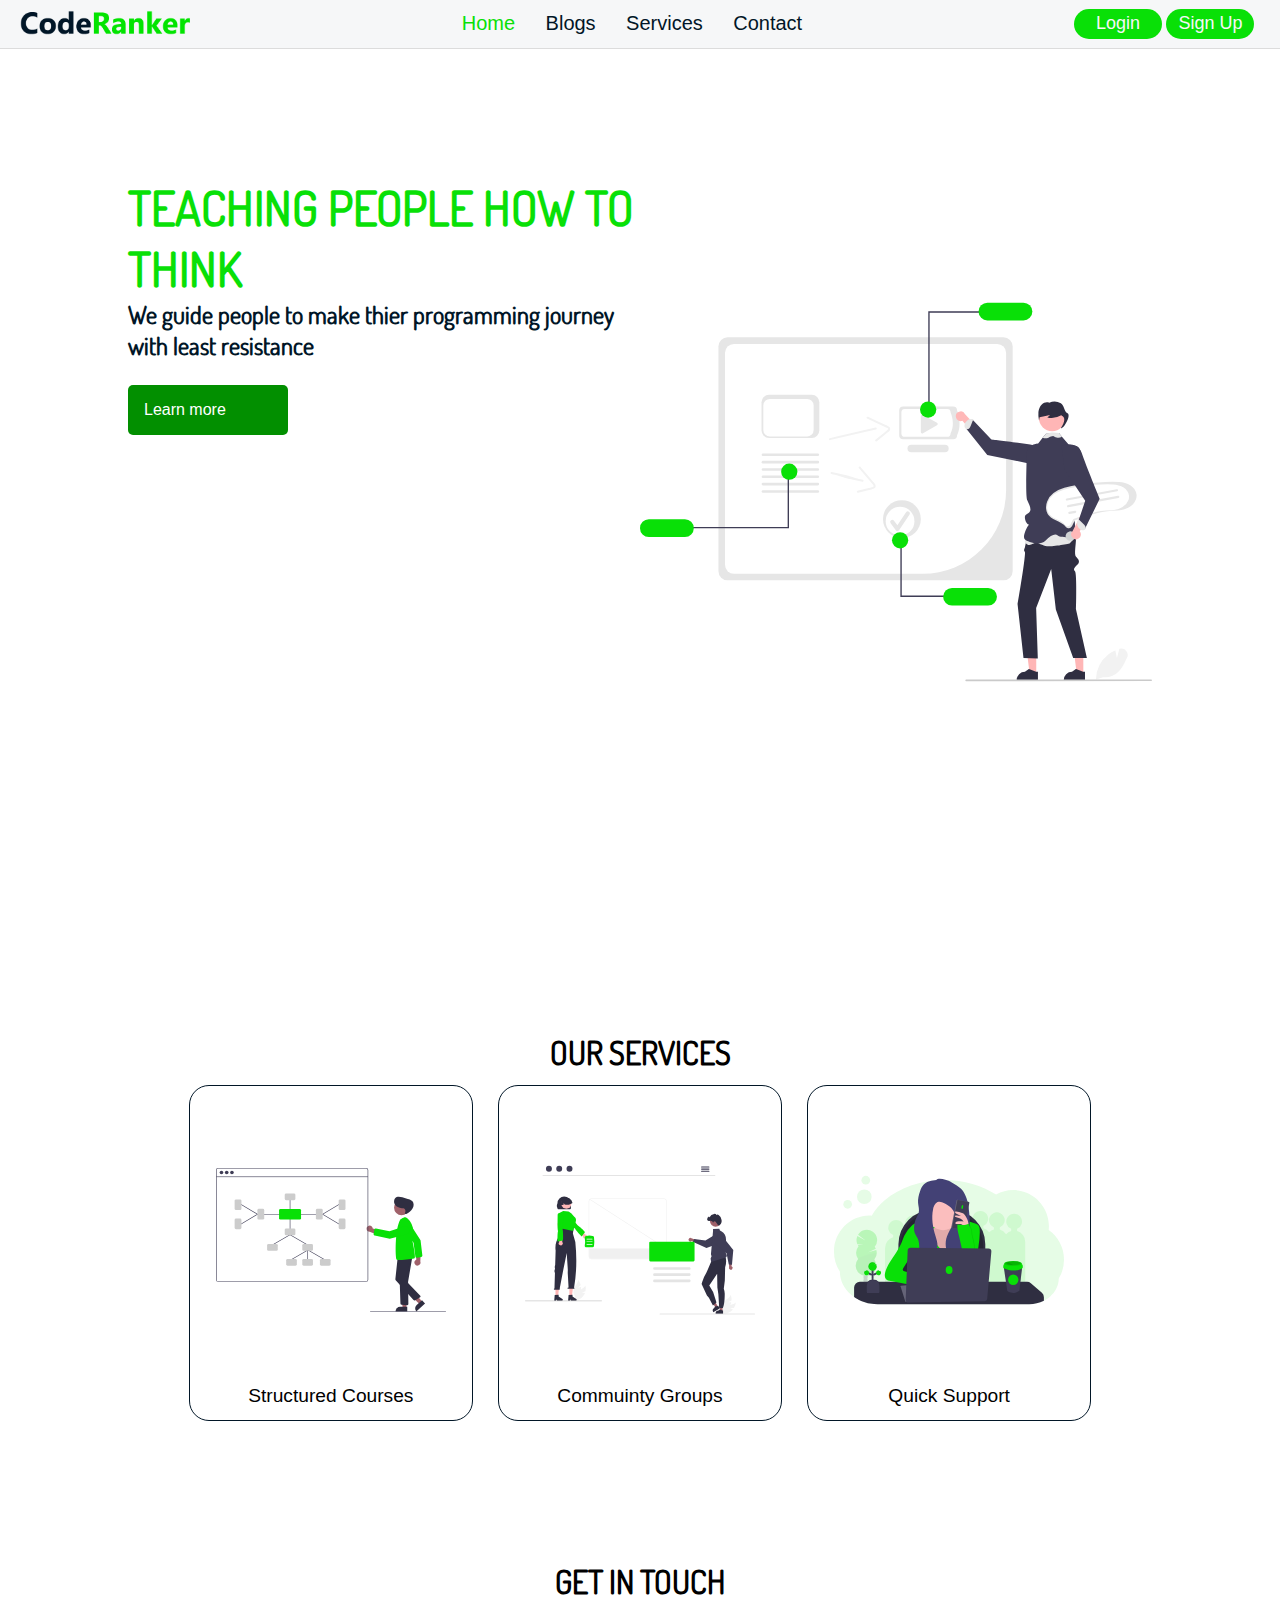
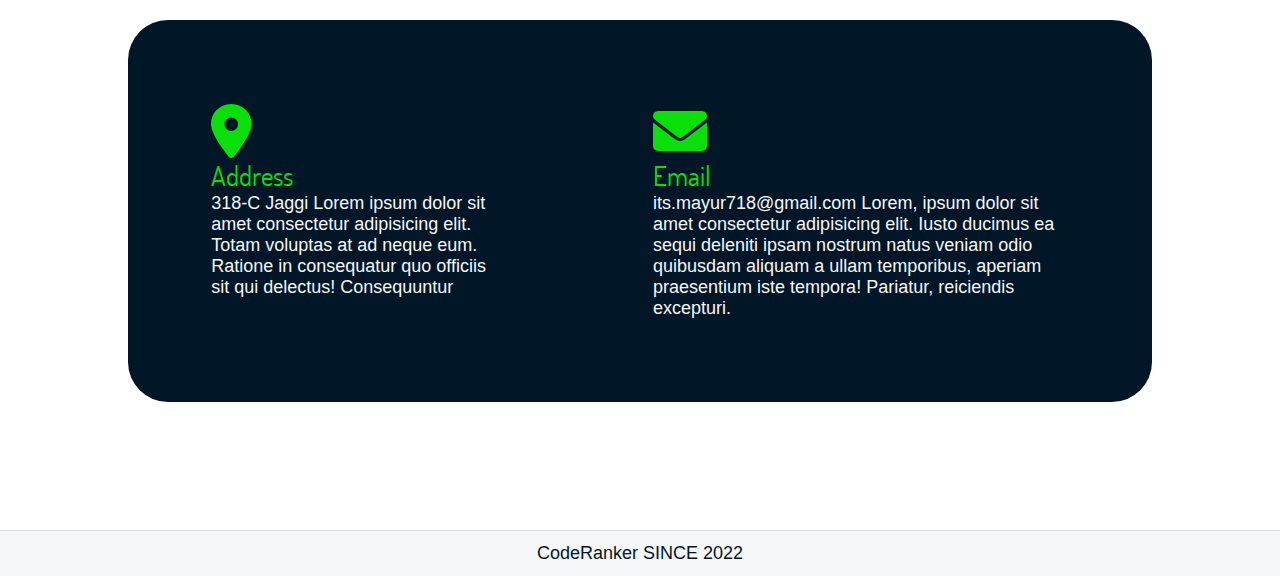
<file: index.html>
<!DOCTYPE html>
<html lang="en">

<head>
    <meta charset="UTF-8">
    <meta name="viewport" content="width=device-width, initial-scale=1.0">
    <meta http-equiv="X-UA-Compatible" content="ie=edge">
    <title>CodeRanker</title>
    <link rel="stylesheet" href="assets/css/style.css">
    <link rel="stylesheet" href="assets/css/all.css">
</head>

<body>
    <header>
        <div class="hamberger">
            <div class="ham">
                <i class="fa-solid fa-bars"></i>
            </div>
            <img src="assets/img/LogoText.png" alt="CodeRanker" id="logoText">
        </div>
        <div class="navbar hamToggle">
            <a href="index.html" id="activeNav">Home</a>
            <a href="blogs.html">Blogs</a>
            <a href="#services">Services</a>
            <a href="#contactBox">Contact</a>
        </div>
        <div class="login hamToggle">
            <button id="login">Login</button>
            <button id="signup">Sign Up</button>
        </div>
    </header>
    <div class="heroBox container">
        <div class="heroContent">
        <h1 id="heroGS">TEACHING PEOPLE HOW TO THINK</h1>
        <h2 id="heroCS">We guide people to make thier programming journey with least resistance</h2>
        <a href="#" id="heroBtn">Learn more</a>
    </div>
        <img src="assets/img/heroBox teaching.svg" alt="Teaching is the profession that teaches all of other professions">
    </div>
    <div id="services" class="container">
        <h1>OUR SERVICES</h1>
        <div class="ourServices">
            <div class="serviceTabs">
                <img src="assets/img/structuredCourses.svg" alt="">
                <p>Structured Courses</p>
            </div>
            <div class="serviceTabs">
                <img src="assets/img/commuintyGroups.svg" alt="">
                <p>Commuinty Groups</p>
            </div>
            <div class="serviceTabs">
                <img src="assets/img/supportSystem.svg" alt="">
                <p>Quick Support</p>
            </div>

        </div>
    </div>
    <div id="contactBox" class="container">
        <h1 id="contactText">GET IN TOUCH</h1>
        <div class="contact">
            <div class="contactLocation">
                <i class="fa-solid fa-location-dot contactIcons"></i>
                <H2>Address</H2>
                <p>318-C Jaggi Lorem ipsum dolor sit amet consectetur adipisicing elit. Totam voluptas at ad neque eum. Ratione in consequatur quo officiis sit qui delectus! Consequuntur</p>
            </div>
            <div class="contactLinks">
            <i class="fa-solid fa-envelope contactIcons"></i>
                <h2>Email</h2>
                <p>its.mayur718@gmail.com
                    Lorem, ipsum dolor sit amet consectetur adipisicing elit. Iusto ducimus ea sequi deleniti ipsam nostrum natus veniam odio quibusdam aliquam a ullam temporibus, aperiam praesentium iste tempora! Pariatur, reiciendis excepturi.
                </p>
            </div>
        </div>
    </div>
    <footer>
        <p>CodeRanker SINCE 2022</p>
    </footer>
    <script src="assets/script/index.js"></script>
</body>

</html>
</file>
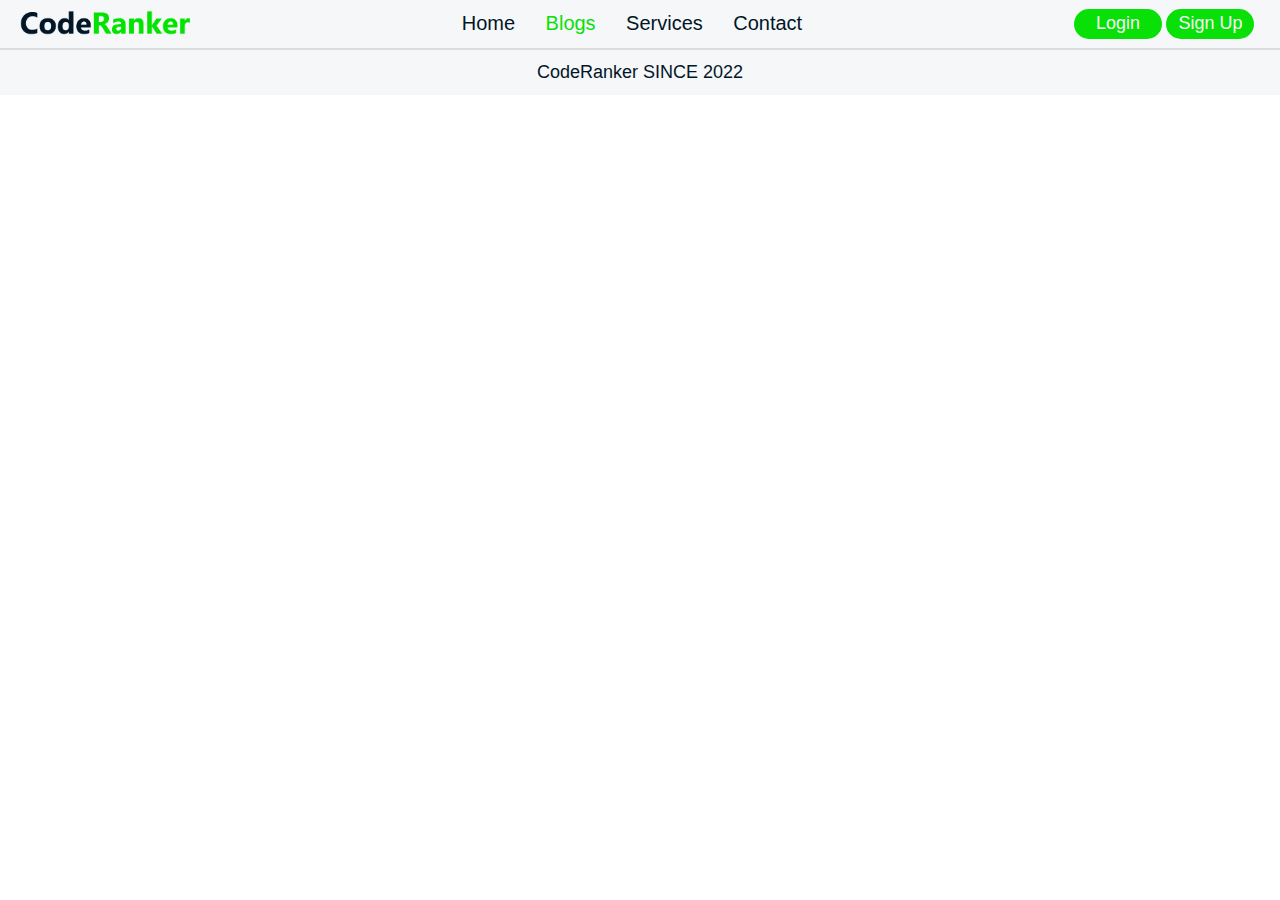
<file: blogs.html>
<!DOCTYPE html>
<html lang="en">

<head>
    <meta charset="UTF-8">
    <meta name="viewport" content="width=device-width, initial-scale=1.0">
    <meta http-equiv="X-UA-Compatible" content="ie=edge">
    <title>CodeRanker</title>
    <link rel="stylesheet" href="assets/css/style.css">
    <link rel="stylesheet" href="assets/css/all.css">
</head>

<body>
    <header>
        <div class="hamberger">
            <div class="ham">
                <i class="fa-solid fa-bars"></i>
            </div>
            <img src="assets/img/LogoText.png" alt="CodeRanker" id="logoText">
        </div>
        <div class="navbar hamToggle">
            <a href="index.html">Home</a>
            <a href="blogs.html" id="activeNav">Blogs</a>
            <a href="index.html#services">Services</a>
            <a href="index.html#contactBox">Contact</a>
        </div>
            <div class="login hamToggle">
                <button id="login">Login</button>
                <button id="signup">Sign Up</button>
        </div>
    </header>
    <footer>
        <p>CodeRanker SINCE 2022</p>
    </footer>
    <script src="assets/script/index.js"></script>
</body>
</html>
</file>
<file: assets/css/style.css>
@font-face {
    font-family: 'dosisbold';
    src: url('../fonts/dosis-bold-webfont.woff2') format('woff2'),
         url('../fonts/dosis-bold-webfont.woff') format('woff');
    font-weight: normal;
    font-style: normal;
}
@font-face {
    font-family: 'dosisextrabold';
    src: url('../fonts/dosis-extrabold-webfont.woff2') format('woff2'),
         url('../fonts/dosis-extrabold-webfont.woff') format('woff');
    font-weight: normal;
    font-style: normal;
}
@font-face {
    font-family: 'dosisextralight';
    src: url('../fonts/dosis-extralight-webfont.woff2') format('woff2'),
         url('../fonts/dosis-extralight-webfont.woff') format('woff');
    font-weight: normal;
    font-style: normal;
}
@font-face {
    font-family: 'dosislight';
    src: url('../fonts/dosis-light-webfont.woff2') format('woff2'),
         url('../fonts/dosis-light-webfont.woff') format('woff');
    font-weight: normal;
    font-style: normal;
}
@font-face {
    font-family: 'dosismedium';
    src: url('../fonts/dosis-medium-webfont.woff2') format('woff2'),
         url('../fonts/dosis-medium-webfont.woff') format('woff');
    font-weight: normal;
    font-style: normal;
}
@font-face {
    font-family: 'dosisregular';
    src: url('../fonts/dosis-regular-webfont.woff2') format('woff2'),
         url('../fonts/dosis-regular-webfont.woff') format('woff');
    font-weight: normal;
    font-style: normal;
}
@font-face {
    font-family: 'dosissemibold';
    src: url('../fonts/dosis-semibold-webfont.woff2') format('woff2'),
         url('../fonts/dosis-semibold-webfont.woff') format('woff');
    font-weight: normal;
    font-style: normal;
}
*{
    font-family: Arial, Helvetica, sans-serif;
    box-sizing: border-box;
    margin: 0%;
    padding: 0%;
}
h1{
    font-family: dosisregular,Arial, Helvetica, sans-serif;
}
h2{
    font-family: "dosisregular";
}
.container{
    margin: 10vw;
}
/* Header */
header{
    background: #f6f7f8ff;
    border-bottom: solid 1px gainsboro;
    height: fit-content;
    display: flex;
    justify-content: space-between;
    position: sticky;
    top: 0;
}
#logoText{
    width: 170px;
    margin-top: 8px;
    margin-left: 20px; 
}
.navbar{
    align-self: center;
}
.navbar a{
    width: auto;
    text-decoration: none;
    color: #011627ff;
    font-size: 20px;
    padding: 13px;
}
#activeNav{
    color: #09e007ff;
}
.login{
    margin-right: 2vw;
    align-self: center;
}
.ham{
    display: none;
}
.login button{
    color: #f6f7f8;
    font-size:18px;
    background: #09e007ff;
    border-radius: 24px;
    border: none;
    height: 30px;
    width: 88px;
}
.login button:hover{
    box-shadow: 0 0 15px #09e007ff;
    color:#09e007ff;
    background: #011627ff;
    transition-duration: 400ms;
}

/* RESPONSIVE HEADER */
@media (max-width: 768px){
    #logoText{
        display: block;
        margin: auto;
        margin-top: 4px;
    }
    .hamberger{
        border-bottom: solid 1px gainsboro;
        display: flex;
    }
    .ham{
        display: block;
        position: fixed;
        align-self: center;
        left: 90vw;
        border: solid 1px #011627ff;
        border-radius: 4px;
    }
    .ham i{
        margin: 4px;
    }
    header{
        display: inline;
        position: fixed;
        width: 100vw;
    }
    .hamToggle{
        display: none;
    }
    .hamToggleShow{
        display: block;
    }
    
    .navbar{
        margin: 0;
        text-align: center;
    }
    .navbar a{
        background: #f6f7f8ff;
        display: block;
    }
    .login{
        margin: 10px;
        border: none;
        text-align: center; 
    }
    
}
/* HeroBox */
.heroBox{
    height: 70vh;
    display: flex;
    justify-content: space-between;
}
.heroContent{
        width: 40vw;
        display: flex;
        flex-direction: column;
}
#heroGS{
    font-size: 3rem;
    color: #09e007ff;
}
#heroCS{
    color: #011627ff;
}
#heroBtn{
    width: 160px;
    border-radius: 5px;
    text-decoration: none;
    background-color:#028f00;
    margin-top: 24px;
    padding: 16px;
    color: white;
}
.heroBox img{
    width: 40vw;
}
/*RESPONSIVE HeroBox */
@media (max-width: 768px){
    .heroBox{
        text-align: center;
        margin: 20vw;
        margin-top: 10vh;
        flex-direction: column;
    }
    #heroGS{
        font-size: 2rem;
    }
    #heroCS{
        font-size: 1.5rem;
    }
    #heroBtn{
        margin: auto;
        margin-top: 10px;
        margin-bottom: 10px;
    }
    .heroContent{
        width: auto;
    }
    .heroBox img{
        width: auto;
    }
}

/* SERVICES */
#services{
    text-align: center;
    margin-top: 25vh;
}
.ourServices{
    display: flex;
    justify-content: center;
}

.serviceTabs{
    border: solid 1px #011627ff;
    border-radius: 20px;
    margin: 1vw;
    padding: 1vw;
    text-align: center;
}
.serviceTabs:hover{
    padding: 2vw;
    margin: 0;
    background-color: #011627ff;
    transition-duration: 400ms;
    color: #09e007ff;
}
.serviceTabs img{
    width: 18vw;
    height: 20vw;
    margin: 1vw;
}
.serviceTabs p{
    font-size: larger;
}

/* CONTACT */
#contactBox{
    display: flex;
    flex-direction: column;
    text-align: center;
}
.contact{
    font-size: large;
    color: #f6f7f8ff;
    margin-top: 2vh;
    text-align: left;
    display: flex;
    background-color: #011627ff;
    border-radius: 40px;
}
.contactIcons{
    color: #09e007ff;
    font-size: 3em;
}
.contact div{
    margin: 4vw;
    padding: 2rem;
}
.contact div h2{
    color: #09e007ff;
    font-weight: lighter;
}
/*RESPONSIVE CONTACT */
@media (max-width: 768px){
    #contactBox{
        margin-top: 10vh;
    }
    .contact{
        display: flex;
        flex-direction: column;
    }
    .contactIcons{
        font-size: 2em;
    }
}
/* FOOTER */
footer{
    display: flex;
    justify-content : space-around;
    background : #f6f7f8ff;
    padding : 12px;
    border-top : solid 1px gainsboro;
}
footer p{
    font-size: large;
    color: #011627ff;
}
</file>
